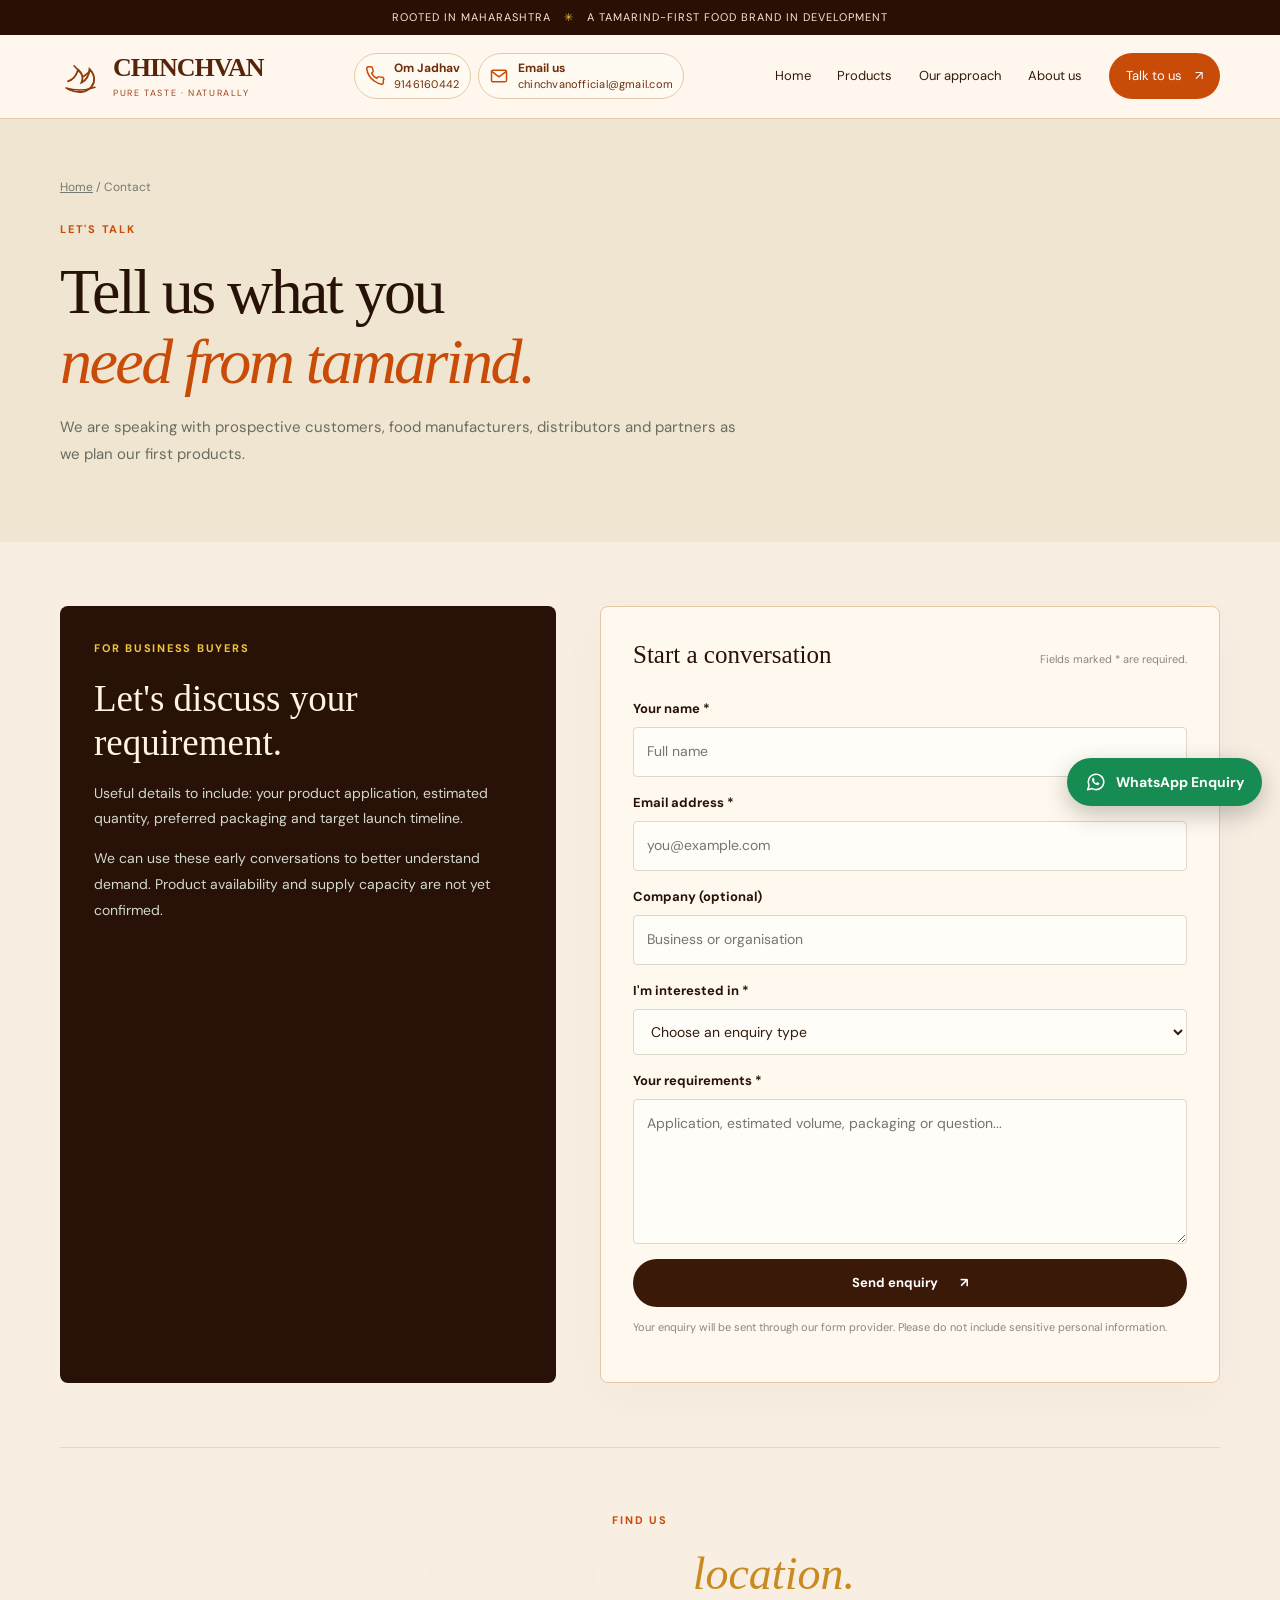
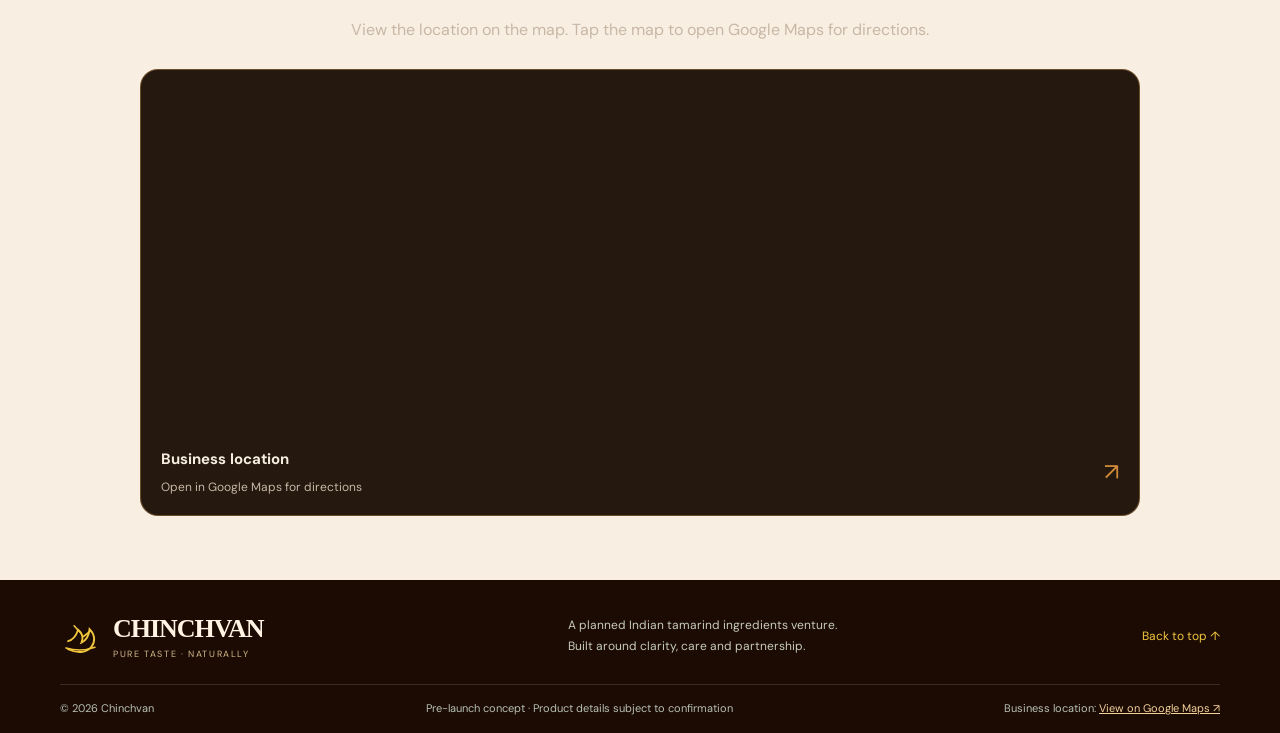
<file: contact.html>
<!doctype html>
<html lang="en"><head><meta charset="utf-8"><meta name="viewport" content="width=device-width,initial-scale=1"><meta name="theme-color" content="#183d30"><meta name="description" content="Contact the planned tamarind ingredients venture about product interest, bulk supply and partnerships."><title>Contact | Chinchvan</title><link rel="preconnect" href="https://fonts.googleapis.com"><link rel="preconnect" href="https://fonts.gstatic.com" crossorigin><link href="https://fonts.googleapis.com/css2?family=DM+Sans:wght@400;500;600;700&family=DM+Serif+Display&display=swap" rel="stylesheet"><link rel="stylesheet" href="styles.css"><script src="script.js" defer></script></head><body>
<div class="announcement">Rooted in Maharashtra <span aria-hidden="true">✳</span> A tamarind-first food brand in development</div>
<header class="site-header"><a class="brand" href="index.html" aria-label="Chinchvan home"><span class="brand-mark" aria-hidden="true"><svg viewBox="0 0 64 64"><path d="M12 39c8-2 12-8 15-17 6 5 8 12 5 19 7-3 11-10 12-20 8 8 9 18 3 26-7 10-22 10-35 4" fill="none" stroke="currentColor" stroke-width="2.8" stroke-linecap="round"/><path d="M9 49c13 4 29 4 43-1M29 25l-8-9m14 16 10-8" fill="none" stroke="currentColor" stroke-width="2.4" stroke-linecap="round"/></svg></span><span class="brand-copy"><strong>CHINCHVAN</strong><small>PURE TASTE · NATURALLY</small></span></a><div class="header-contacts"><a class="header-contact" href="tel:+919146160442" aria-label="Call Om Jadhav at 9146160442"><svg viewBox="0 0 24 24" aria-hidden="true"><path d="M22 16.92v3a2 2 0 0 1-2.18 2A19.8 19.8 0 0 1 11.19 18a19.5 19.5 0 0 1-6-6A19.8 19.8 0 0 1 2.09 3.18 2 2 0 0 1 4.08 1h3a2 2 0 0 1 2 1.72c.12.9.33 1.78.62 2.63a2 2 0 0 1-.45 2.11L8 8.71a16 16 0 0 0 6 6l1.25-1.25a2 2 0 0 1 2.11-.45c.85.29 1.73.5 2.63.62A2 2 0 0 1 22 16.92z" fill="none" stroke="currentColor" stroke-width="1.8" stroke-linecap="round" stroke-linejoin="round"/></svg><span><strong>Om Jadhav</strong><small>9146160442</small></span></a><a class="header-contact header-email" href="mailto:chinchvanofficial@gmail.com" aria-label="Email Chinchvan at chinchvanofficial@gmail.com"><svg viewBox="0 0 24 24" aria-hidden="true"><rect x="3" y="5" width="18" height="14" rx="2" fill="none" stroke="currentColor" stroke-width="1.8"/><path d="m4 7 8 6 8-6" fill="none" stroke="currentColor" stroke-width="1.8" stroke-linecap="round" stroke-linejoin="round"/></svg><span><strong>Email us</strong><small>chinchvanofficial@gmail.com</small></span></a></div><button class="menu-toggle" aria-label="Open navigation" aria-expanded="false" aria-controls="primary-nav"><span></span><span></span></button><nav class="nav" id="primary-nav" aria-label="Main navigation"><a href="index.html">Home</a><a href="products.html">Products</a><a href="process.html">Our approach</a><a href="about.html">About us</a><a class="nav-cta" href="contact.html">Talk to us <span aria-hidden="true">↗</span></a></nav></header>
<main>
<section class="inner-hero"><div class="section-wrap"><div class="breadcrumb"><a href="index.html">Home</a> / Contact</div><p class="eyebrow">LET'S TALK</p><h1>Tell us what you<br><em>need from tamarind.</em></h1><p class="lead">We are speaking with prospective customers, food manufacturers, distributors and partners as we plan our first products.</p></div></section>
<section class="content-section section-wrap contact-page-grid"><aside class="contact-panel" id="wholesale"><p class="eyebrow eyebrow-light">FOR BUSINESS BUYERS</p><h2>Let's discuss your requirement.</h2><p>Useful details to include: your product application, estimated quantity, preferred packaging and target launch timeline.</p><p>We can use these early conversations to better understand demand. Product availability and supply capacity are not yet confirmed.</p></aside><form class="enquiry-form" id="enquiry-form" action="https://formspree.io/f/mbgdwbww" method="POST"><div class="form-heading"><h3>Start a conversation</h3><p>Fields marked * are required.</p></div><div class="field-row"><label for="name">Your name *</label><input id="name" name="name" autocomplete="name" required maxlength="100" placeholder="Full name"></div><div class="field-row"><label for="email">Email address *</label><input id="email" name="email" type="email" autocomplete="email" required maxlength="254" placeholder="you@example.com"></div><div class="field-row"><label for="company">Company (optional)</label><input id="company" name="company" autocomplete="organization" maxlength="150" placeholder="Business or organisation"></div><div class="field-row"><label for="enquiry-type">I'm interested in *</label><select id="enquiry-type" name="enquiryType" required><option value="">Choose an enquiry type</option><option>Retail product updates</option><option>Bulk / wholesale supply</option><option>Food manufacturing partnership</option><option>Distribution partnership</option><option>Other collaboration</option></select></div><div class="field-row"><label for="message">Your requirements *</label><textarea id="message" name="message" rows="5" required maxlength="2000" placeholder="Application, estimated volume, packaging or question..."></textarea></div><button class="button button-dark form-submit" type="submit">Send enquiry <span aria-hidden="true">↗</span></button><p class="form-note">Your enquiry will be sent through our form provider. Please do not include sensitive personal information.</p><p class="form-status" id="form-status" role="status" aria-live="polite"></p></form></section></main>
<section class="location-section section-wrap" id="business-location"><div class="location-heading"><p class="eyebrow">FIND US</p><h2>Our business <em>location.</em></h2><p>View the location on the map. Tap the map to open Google Maps for directions.</p></div><a class="location-map-link" href="https://maps.app.goo.gl/dBWkEn4kWR463iwU6" target="_blank" rel="noopener noreferrer" aria-label="Open Chinchvan business location in Google Maps"><iframe title="Satellite map showing Om Tamarind processing plant location" src="https://maps.google.com/maps?q=Om%20Tamarind%20processing%20plant%20Pvt&t=k&z=16&output=embed" loading="lazy" referrerpolicy="no-referrer-when-downgrade"></iframe><span class="location-map-caption"><span><strong>Business location</strong><small>Open in Google Maps for directions</small></span><span aria-hidden="true">↗</span></span></a></section><footer class="site-footer"><div class="footer-main section-wrap"><a class="brand brand-footer" href="index.html" aria-label="Chinchvan home"><span class="brand-mark" aria-hidden="true"><svg viewBox="0 0 64 64" role="img"><path d="M12 39c8-2 12-8 15-17 6 5 8 12 5 19 7-3 11-10 12-20 8 8 9 18 3 26-7 10-22 10-35 4" fill="none" stroke="currentColor" stroke-width="2.8" stroke-linecap="round"/><path d="M9 49c13 4 29 4 43-1M29 25l-8-9m14 16 10-8" fill="none" stroke="currentColor" stroke-width="2.4" stroke-linecap="round"/></svg></span><span class="brand-copy"><strong>CHINCHVAN</strong><small>PURE TASTE · NATURALLY</small></span></a><p>A planned Indian tamarind ingredients venture.<br>Built around clarity, care and partnership.</p><a href="#" class="back-top">Back to top ↑</a></div><div class="footer-bottom section-wrap"><span>© <span id="year"></span> Chinchvan</span><span>Pre-launch concept · Product details subject to confirmation</span><span class="footer-location">Business location: <a href="https://maps.app.goo.gl/dBWkEn4kWR463iwU6" target="_blank" rel="noopener noreferrer">View on Google Maps ↗</a></span></div></footer><a class="whatsapp-float" href="https://wa.me/919146160442?text=Hello%20Chinchvan%2C%20I%27m%20interested%20in%20your%20tamarind%20products%20and%20business." target="_blank" rel="noopener noreferrer" aria-label="Enquire with Chinchvan on WhatsApp"><svg viewBox="0 0 24 24" aria-hidden="true"><path d="M20.5 11.8a8.5 8.5 0 0 1-12.6 7.4L3 20.5l1.4-4.7A8.5 8.5 0 1 1 20.5 11.8Z" fill="none" stroke="currentColor" stroke-width="1.7" stroke-linejoin="round"/><path d="M8.2 7.8c.2-.4.4-.4.7-.4h.4c.2 0 .3.1.4.4l.7 1.7c.1.2.1.4 0 .5l-.5.7c-.2.2-.2.3-.1.5.5.9 1.2 1.6 2.1 2.1.2.1.4.1.5-.1l.7-.8c.2-.2.4-.2.6-.1l1.6.8c.2.1.3.2.3.4 0 .3-.2 1.2-.7 1.5-.5.4-1.1.6-1.8.4-1-.2-2.3-.9-3.5-2-1.1-1.1-1.9-2.5-2-3.5-.1-.8.2-1.5.6-2.1Z" fill="currentColor"/></svg><span>WhatsApp Enquiry</span></a></body></html>
</file>
<file: styles.css>
:root{--forest:#173b2b;--deep:#0f2c20;--ivory:#fbf5e8;--paper:#fffaf0;--rust:#9b431e;--gold:#d8a45e;--tamarind:#552a1d;--ink:#243126;--muted:#6c7165;--line:#ded3bf;--serif:"Playfair Display",Georgia,serif;--sans:"DM Sans",Arial,sans-serif;--wrap:1180px}*{box-sizing:border-box}html{scroll-behavior:smooth;scroll-padding-top:100px}body{margin:0;background:var(--paper);color:var(--ink);font:15px/1.65 var(--sans);-webkit-font-smoothing:antialiased}img{display:block;max-width:100%}a{color:inherit;text-decoration:none}button,input,textarea,select{font:inherit}.announcement{padding:7px 18px;text-align:center;background:var(--deep);color:#fff3df;font-size:10px;letter-spacing:.11em;text-transform:uppercase}.announcement span{color:var(--gold);padding:0 9px}.site-header{height:84px;display:flex;align-items:center;justify-content:space-between;padding:0 max(28px,calc((100% - var(--wrap))/2));background:var(--paper);position:sticky;top:0;z-index:20;border-bottom:1px solid #173b2b12}.brand{display:inline-flex;align-items:center;gap:10px}.brand-mark{width:43px;height:43px;display:grid;place-items:center;color:var(--forest)}.brand-mark svg{width:100%;height:100%;fill:none}.brand-copy{display:grid;line-height:1.15;gap:5px}.brand-copy strong{font:700 25px var(--serif);letter-spacing:-.04em;color:var(--forest)}.brand-copy small{font-size:8px;letter-spacing:.18em;color:var(--tamarind)}.nav{display:flex;align-items:center;gap:30px;font-size:12px}.nav>a:not(.nav-cta):hover,.text-link:hover{color:var(--rust)}.nav-cta{background:var(--forest);color:white;padding:12px 18px;border-radius:30px}.nav-cta span{padding-left:10px}.menu-toggle{display:none}.section-wrap{width:min(var(--wrap),calc(100% - 64px));margin-inline:auto}.hero{display:grid;grid-template-columns:.86fr 1.14fr;gap:48px;align-items:center;padding-top:48px;padding-bottom:55px;min-height:560px}.hero-copy{padding:18px 0}.eyebrow{font-size:10px;font-weight:700;letter-spacing:.16em;color:var(--rust);margin:0 0 19px}.eyebrow>span{display:inline-block;width:23px;height:1px;background:var(--rust);vertical-align:middle;margin-right:8px}.hero h1,.section-heading h2,.process-copy h2,.about-layout h2,.contact-copy h2{font:clamp(46px,5.1vw,72px)/1.04 var(--serif);letter-spacing:-.045em;margin:0;color:var(--forest)}h1 em,h2 em{font-weight:500;color:var(--rust)}.hero-text{max-width:430px;color:#646b5f;font-size:14px;line-height:1.9;margin:23px 0 26px}.hero-actions{display:flex;align-items:center;gap:23px;flex-wrap:wrap}.button{display:inline-flex;align-items:center;justify-content:center;gap:22px;padding:14px 20px;border:1px solid transparent;font-size:11px;font-weight:700;cursor:pointer;transition:transform .2s,background .2s;border-radius:30px}.button:hover{transform:translateY(-2px)}.button-dark{background:var(--forest);color:white}.button-rust{background:var(--rust);color:white}.button-rust:hover{background:#7e3518}.button-light{background:var(--ivory);color:var(--forest)}.text-link{font-size:11px;font-weight:700;border-bottom:1px solid var(--gold);padding-bottom:5px}.hero-note{display:flex;align-items:center;gap:12px;margin-top:38px;color:#77796f;font-size:11px;line-height:1.7}.hero-note strong{color:var(--forest)}.note-icon{display:grid;place-items:center;width:38px;height:38px;border:1px solid var(--gold);border-radius:50%;color:var(--rust);font-size:19px}.hero-visual{height:450px;position:relative}.hero-visual:before{content:"";position:absolute;inset:18px -12px -12px 18px;background:#e7d8b9;border-radius:48% 4px 4px 4px}.hero-visual>img{position:relative;width:100%;height:100%;object-fit:cover;border-radius:48% 4px 4px 4px;box-shadow:0 22px 50px #37251718}.image-label{position:absolute;left:-20px;bottom:18px;background:var(--ivory);padding:15px 23px;min-width:220px;box-shadow:0 10px 35px #33271912}.image-label span,.product-index{display:block;font-size:8px;letter-spacing:.15em;color:var(--rust);font-weight:700}.image-label strong{display:block;font:20px var(--serif);color:var(--forest);margin-top:3px}.visual-stamp{position:absolute;right:-15px;top:25px;width:82px;height:82px;border-radius:50%;background:var(--gold);color:var(--deep);display:grid;place-items:center;text-align:center;font-size:9px;font-weight:700;line-height:1.3;letter-spacing:.06em;transform:rotate(9deg);box-shadow:0 5px 15px #0002}.trust-strip{display:grid;grid-template-columns:repeat(3,1fr);background:#efe5d1;padding:23px max(32px,calc((100% - var(--wrap))/2));gap:24px}.trust-strip>div{display:flex;align-items:center;gap:14px;border-right:1px solid #d6c7ad}.trust-strip>div:last-child{border:0}.principle-icon{font:30px var(--serif);color:var(--forest)}.trust-strip p{font-size:11px;line-height:1.5;color:#747165;margin:0}.trust-strip strong{color:var(--forest)}.section{padding-top:92px;padding-bottom:92px}.section-heading{display:flex;justify-content:space-between;align-items:end;gap:40px;margin-bottom:36px}.section-heading .eyebrow{margin-bottom:13px}.section-heading h2,.about-layout h2,.contact-copy h2{font-size:clamp(39px,4.1vw,56px)}.section-intro{max-width:375px;color:#73756c;font-size:12px;line-height:1.9;margin:0 0 4px}.product-grid{display:grid;grid-template-columns:1fr 1fr;gap:25px}.product-card{min-width:0;background:#fffdf7;border-radius:10px;overflow:hidden;box-shadow:0 8px 30px #56331a0b}.product-image{height:285px;position:relative;overflow:hidden;background:#e5ddce}.product-image img{width:100%;height:100%;object-fit:cover;transition:transform .6s}.product-card:hover .product-image img{transform:scale(1.04)}.product-index{position:absolute;top:15px;left:15px;background:var(--paper);padding:9px 11px;border-radius:20px}.product-info{display:flex;justify-content:space-between;gap:20px;padding:17px 18px 10px}.product-info h3{font:23px var(--serif);color:var(--forest);margin:0 0 5px}.product-info p{font-size:11px;color:#77796f;margin:0}.product-info>a{flex-shrink:0;align-self:center;display:grid;place-items:center;border:1px solid var(--line);width:35px;height:35px;border-radius:50%;color:var(--forest)}.product-tag{display:block;padding:0 18px 17px;font-size:8px;letter-spacing:.13em;color:var(--rust);font-weight:700}.disclaimer{margin:21px 0 0;font-size:10px;color:#858378}.process-section{background:var(--forest);color:var(--ivory);padding:82px 0;position:relative;overflow:hidden}.process-section:after{content:"";position:absolute;right:-80px;bottom:-130px;width:340px;height:340px;border:1px solid #ffffff17;border-radius:50%;box-shadow:0 0 0 35px #ffffff08,0 0 0 70px #ffffff05;pointer-events:none}.process-layout{display:grid;grid-template-columns:.9fr 1fr;gap:80px;position:relative;z-index:1}.eyebrow-light{color:var(--gold)}.process-copy h2{font:clamp(39px,4vw,54px)/1.12 var(--serif);color:var(--ivory);margin:0 0 20px}.process-copy h2 em{color:#e0b87c}.process-copy>p:not(.eyebrow){max-width:420px;color:#d1d5cc;font-size:12px;line-height:1.9;margin-bottom:25px}.process-list article{display:grid;grid-template-columns:35px 1fr 25px;gap:15px;padding:20px 0;border-bottom:1px solid #ffffff2a}.process-list article:first-child{padding-top:0}.process-list article>span:first-child{font:21px var(--serif);color:var(--gold)}.process-list h3{font:21px var(--serif);margin:0 0 5px;color:var(--ivory)}.process-list p{margin:0;color:#c4cec5;font-size:11px;line-height:1.8}.process-symbol{color:var(--gold)}.process-list .process-footnote{font-size:9px;color:#b7c4b9;margin-top:14px}.audience-section{padding-bottom:90px}.audience-section .section-heading{margin-bottom:30px}.audience-grid{display:grid;grid-template-columns:1fr 1fr;gap:20px}.audience-card{min-height:300px;padding:24px 27px;display:flex;flex-direction:column;justify-content:space-between;border-radius:7px}.audience-retail{background:#efe5d1;color:var(--forest)}.audience-business{background:var(--tamarind);color:#fff7eb}.audience-number{font-size:8px;letter-spacing:.15em;font-weight:700;opacity:.8}.audience-card>div{max-width:360px}.audience-icon{font-size:24px;color:var(--rust)}.audience-business .audience-icon{color:var(--gold)}.audience-card h3{font:30px var(--serif);margin:8px 0}.audience-card p{font-size:11px;line-height:1.85;opacity:.85;margin:0 0 19px}.text-link-light{color:#fff7eb;border-color:var(--gold)}.about-band{background:#efe5d1;padding:68px 0}.about-layout{display:grid;grid-template-columns:1fr .8fr;gap:70px;align-items:center}.about-layout h2{margin:0}.about-layout>p{font-size:12px;line-height:2;color:#686a5f;margin:0}.contact-section{display:grid;grid-template-columns:.85fr 1fr;gap:85px;align-items:start}.contact-copy>p:not(.eyebrow){max-width:400px;color:#72746a;font-size:12px;line-height:1.9}.contact-detail{display:flex;gap:13px;align-items:center;margin-top:28px}.contact-icon{display:grid;place-items:center;width:39px;height:39px;border:1px solid var(--gold);border-radius:50%;color:var(--rust)}.contact-detail strong,.contact-detail span{display:block}.contact-detail strong{font-size:11px;color:var(--forest)}.contact-detail div span{font-size:10px;color:#77796f}.enquiry-form{background:#fffdf8;padding:27px;border:1px solid #e8dfcf;border-radius:8px;box-shadow:0 15px 50px #432d1609}.form-heading{display:flex;justify-content:space-between;align-items:baseline;gap:15px;margin-bottom:18px}.form-heading h3{font:23px var(--serif);color:var(--forest);margin:0}.form-heading p,.form-note{font-size:9px;color:#89877c}.field-row{display:grid;gap:6px;margin-bottom:13px}.field-row label{font-size:10px;font-weight:700;color:var(--forest)}.field-row input,.field-row textarea,.field-row select{width:100%;border:1px solid #ded7ca;background:#fffdf8;padding:11px 12px;border-radius:4px;font-size:11px;color:var(--ink);outline-color:var(--gold)}.field-row textarea{resize:vertical}.form-submit{width:100%;border:0}.form-note{line-height:1.7;margin-bottom:0}.form-status{font-size:11px;color:var(--forest)}.site-footer{background:var(--deep);color:#f8f0e1;padding:30px 0 0}.footer-main{display:flex;align-items:center;justify-content:space-between;gap:25px;padding-bottom:25px}.brand-footer .brand-copy strong{color:var(--ivory)}.brand-footer .brand-copy small{color:#d2b98c}.brand-footer .brand-mark{color:var(--gold)}.footer-main>p{font-size:10px;line-height:1.8;color:#c7cbbf;margin:0}.back-top{font-size:10px;color:var(--gold)}.footer-bottom{border-top:1px solid #ffffff20;display:flex;justify-content:space-between;gap:15px;flex-wrap:wrap;padding-top:14px;padding-bottom:15px;font-size:9px;color:#b8c1b7}.footer-location a{text-decoration:underline;color:#f3d19b}.inner-hero{background:#efe5d1;padding:50px 0 55px}.inner-hero h1{font:clamp(42px,5vw,62px)/1.1 var(--serif);color:var(--forest);letter-spacing:-.04em;margin:12px 0 18px}.inner-hero h1 em{color:var(--rust)}.inner-hero .lead{max-width:680px;color:#696c60;font-size:13px;line-height:1.9}.breadcrumb{font-size:10px;color:#77796f;margin-bottom:27px}.breadcrumb a{text-decoration:underline}.content-section{padding:60px 0}.product-detail-grid,.content-grid{display:grid;grid-template-columns:repeat(2,minmax(0,1fr));gap:24px}.product-detail{border:1px solid var(--line);background:#fffdf7;border-radius:8px;overflow:hidden}.product-detail>img{width:100%;height:280px;object-fit:cover}.product-detail-body{padding:24px}.product-detail-body h2,.page-split h2{font:32px var(--serif);color:var(--forest);margin:9px 0 12px}.product-detail-body p,.product-detail-body li,.page-split p{font-size:12px;line-height:1.9;color:#686b60}.product-detail-body ul{padding-left:18px;margin:15px 0 20px}.status-note{margin-top:24px;background:#efe5d1;padding:16px 18px;font-size:11px;line-height:1.8;color:#5f6257;border-left:3px solid var(--rust)}.callout{margin:10px 0 60px;background:var(--forest);color:var(--ivory);padding:32px;display:flex;justify-content:space-between;align-items:center;gap:24px;border-radius:8px}.callout h2{font:30px var(--serif);margin:0 0 6px}.callout p{font-size:11px;color:#d2d6ca;margin:0}.page-split{display:grid;grid-template-columns:1fr 1fr;gap:48px;align-items:center}.page-split img{width:100%;height:360px;object-fit:cover;border-radius:8px}.content-grid{grid-template-columns:repeat(3,minmax(0,1fr));margin-top:20px}.info-card{background:#fffdf7;padding:24px;border:1px solid var(--line);border-radius:7px}.info-card .card-number{font:25px var(--serif);color:var(--rust)}.info-card h3{font:22px var(--serif);color:var(--forest);margin:10px 0 6px}.info-card p{font-size:11px;line-height:1.8;color:#6c7165;margin:0}.contact-page-grid{display:grid;grid-template-columns:.8fr 1fr;gap:40px}.contact-panel{background:var(--forest);color:var(--ivory);padding:30px;border-radius:8px}.contact-panel h2{font:34px var(--serif);margin:0 0 15px}.contact-panel p:not(.eyebrow){font-size:12px;line-height:1.9;color:#d3d8cd}.contact-panel+.enquiry-form{margin:0}.menu-toggle span{display:block;width:22px;height:2px;background:var(--forest);margin:5px}@media(max-width:800px){.site-header{height:74px;padding:0 22px}.menu-toggle{display:block;border:0;background:transparent;padding:8px}.nav{display:none;position:absolute;top:74px;left:0;right:0;background:var(--paper);padding:20px 24px 25px;align-items:stretch;gap:17px;flex-direction:column;border-bottom:1px solid var(--line)}.nav.is-open{display:flex}.nav-cta{text-align:center}.section-wrap{width:calc(100% - 40px)}.hero{grid-template-columns:1fr;gap:28px;padding-top:37px;padding-bottom:45px}.hero h1{font-size:clamp(48px,12vw,68px)}.hero-visual{height:350px;margin-left:10px}.hero-note{margin-top:28px}.trust-strip{padding:22px 20px;gap:12px}.trust-strip>div{gap:8px}.principle-icon{font-size:24px}.trust-strip p{font-size:9px}.section{padding-top:62px;padding-bottom:62px}.section-heading{display:block}.section-intro{margin-top:20px}.product-grid,.audience-grid,.process-layout,.about-layout,.contact-section,.page-split,.contact-page-grid{grid-template-columns:1fr;gap:25px}.product-image{height:245px}.process-section{padding:58px 0}.process-layout{gap:35px}.audience-card{min-height:270px}.about-band{padding:48px 0}.contact-section{gap:30px}.footer-main{align-items:flex-start;flex-wrap:wrap}.footer-main>p{order:3;flex-basis:100%}.footer-bottom{display:grid;gap:8px}.inner-hero{padding:35px 0 40px}.content-section{padding:40px 0}.product-detail-grid,.content-grid{grid-template-columns:1fr}.product-detail>img{height:230px}.page-split img{height:270px}.callout{margin:10px 20px 40px;padding:24px;align-items:flex-start;flex-direction:column}.contact-page-grid{gap:22px}.enquiry-form{padding:20px}}@media(prefers-reduced-motion:reduce){html{scroll-behavior:auto}*,*::before,*::after{transition:none!important}}
/* Chinchvan tamarind-only visual direction */
:root{--forest:#281207;--deep:#1c0b03;--ivory:#fff3e4;--paper:#f8eee2;--rust:#c94b08;--gold:#f0c63e;--tamarind:#421b08;--ink:#321b0d;--line:#e2c6a7}
.announcement{background:#2a1004;color:#f8e6d1}.announcement span{color:#f0c63e}
.site-header{background:#fff7ed;border-bottom-color:#e6c9a7}
.brand-copy strong{color:#55240b}.brand-copy small{color:#9b431e}.brand-mark{color:#8d3a0c}
.nav-cta{background:#c94b08}.nav>a:not(.nav-cta):hover,.text-link:hover{color:#c94b08}
.hero{position:relative;isolation:isolate;max-width:none;width:100%;padding:58px max(32px,calc((100% - 1110px)/2)) 70px;grid-template-columns:.95fr 1.05fr;gap:58px;background:radial-gradient(ellipse at 80% 45%,#612a0b 0,#351504 38%,#210c02 78%);color:#fff5e8;overflow:hidden}
.hero:before{content:"";position:absolute;z-index:-1;inset:0;background:radial-gradient(circle at 78% 45%,transparent 0 160px,#d77b1810 161px 162px,transparent 163px 185px,#d77b1810 186px 187px,transparent 188px);pointer-events:none}
.hero h1{color:#fff4e8;font-size:clamp(52px,6vw,80px)}.hero h1 em{color:#f3c83e}.hero .eyebrow{color:#f2bd30}.hero .eyebrow>span{background:#f2bd30}
.hero-text{color:#e4cbb8;font-size:15px}.hero-note{color:#d6bba5}.hero-note strong{color:#fff2e3}.note-icon{border-color:#dba72b;color:#f3c83e}
.hero .text-link{color:#fff2e3;border-color:#e8b82d}.hero .button-rust{background:#d44d08}.hero-visual{height:490px}.hero-visual:before{inset:0;background:#c27c23;border-radius:50% 50% 4px 4px;opacity:.16}
.hero-visual>img{border-radius:50% 50% 6px 6px;object-position:center;box-shadow:0 20px 70px #0005;border:1px solid #c48c3b55}
.image-label{left:-24px;bottom:20px;background:#fff4e5;border-left:4px solid #d44d08}.visual-stamp{background:#f3c83e;color:#351504}
.trust-strip{background:#f0dfca}.section-heading h2,.about-layout h2,.contact-copy h2{color:#421b08}h1 em,h2 em{color:#c94b08}
.product-card{border:1px solid #e7c8a5;background:#fff7ed;border-radius:12px}.product-image{background:#4a210b}.product-image img{object-position:center 42%}.product-index{background:#fff0db;color:#b64308}
.process-section{background:#2b1004}.process-copy h2{color:#fff0de}.process-copy h2 em{color:#f1c63a}
.audience-retail{background:#f1dfc9}.audience-business{background:#4b200b}.about-band{background:#f0dfca}
.enquiry-form{background:#fff8ee;border-color:#e7c8a5}.button-dark{background:#3b1908}
@media(max-width:800px){.hero{padding:40px 20px 52px;gap:30px}.hero-visual{height:350px}.hero h1{font-size:clamp(47px,11vw,66px)}}


/* Chinchvan responsive polish — readable type, balanced spacing, accessible controls */
:root{
  --wrap:1160px;
  --body-size:16px;
}
body{font-size:var(--body-size);line-height:1.7}
p{overflow-wrap:break-word}
a,button,input,textarea,select{ -webkit-tap-highlight-color:transparent }
a:focus-visible,button:focus-visible,input:focus-visible,textarea:focus-visible,select:focus-visible{
  outline:3px solid #e5a92d;
  outline-offset:3px;
}
.announcement{font-size:11px;line-height:1.5;padding:9px 18px;letter-spacing:.09em}
.site-header{min-height:82px;padding-inline:max(28px,calc((100% - var(--wrap))/2));gap:24px}
.brand{flex-shrink:0}
.brand-copy strong{font-size:26px}
.brand-copy small{font-size:9px}
.nav{gap:clamp(16px,2.1vw,28px);font-size:13px}
.nav-cta{padding:12px 17px;white-space:nowrap}
.hero{min-height:0;padding-top:clamp(54px,6vw,82px);padding-bottom:clamp(58px,6vw,82px);gap:clamp(38px,5vw,70px)}
.hero-copy{min-width:0}
.hero h1{max-width:650px;line-height:1.02}
.hero-text{font-size:16px;line-height:1.8;max-width:470px}
.eyebrow{font-size:11px;line-height:1.6}
.button{min-height:46px;font-size:13px;padding:13px 20px}
.text-link{font-size:13px}
.hero-note{font-size:13px}
.hero-visual{min-width:0;height:clamp(370px,40vw,500px)}
.image-label{padding:14px 19px;max-width:calc(100% - 20px)}
.image-label span,.product-index{font-size:10px}
.image-label strong{font-size:21px}
.visual-stamp{width:88px;height:88px;font-size:10px}
.trust-strip{padding-block:25px}
.trust-strip p{font-size:12px;line-height:1.65}
.principle-icon{flex-shrink:0}
.section{padding-block:clamp(64px,7vw,92px)}
.section-heading{gap:48px;margin-bottom:40px}
.section-intro{font-size:14px;line-height:1.8}
.product-grid{gap:28px}
.product-image{height:clamp(230px,25vw,300px)}
.product-info{padding:20px 20px 12px}
.product-info h3{font-size:25px}
.product-info p{font-size:13px;line-height:1.7}
.product-info>a{width:40px;height:40px}
.product-tag{font-size:10px;padding:0 20px 19px}
.disclaimer{font-size:12px;line-height:1.7}
.process-section{padding-block:clamp(64px,7vw,86px)}
.process-layout{gap:clamp(42px,6vw,82px)}
.process-copy h2{font-size:clamp(42px,4.4vw,58px)}
.process-copy>p:not(.eyebrow){font-size:14px;line-height:1.85}
.process-list article{grid-template-columns:38px minmax(0,1fr) 24px;gap:17px;padding-block:22px}
.process-list h3{font-size:23px}
.process-list p{font-size:13px;line-height:1.75}
.process-list .process-footnote{font-size:11px;line-height:1.7}
.audience-section{padding-bottom:clamp(64px,7vw,90px)}
.audience-card{padding:clamp(24px,3vw,34px);min-height:310px}
.audience-number{font-size:10px}
.audience-card h3{font-size:clamp(28px,2.5vw,34px);line-height:1.2}
.audience-card p{font-size:14px;line-height:1.8}
.about-band{padding-block:clamp(54px,6vw,72px)}
.about-layout{gap:clamp(42px,6vw,76px)}
.about-layout>p{font-size:14px;line-height:1.9}
.contact-section{gap:clamp(38px,6vw,80px)}
.contact-copy>p:not(.eyebrow){font-size:14px;line-height:1.85}
.contact-detail strong{font-size:13px}
.contact-detail div span{font-size:12px}
.enquiry-form{padding:clamp(22px,3vw,32px)}
.form-heading h3{font-size:25px}
.form-heading p,.form-note{font-size:11px;line-height:1.7}
.field-row{gap:7px;margin-bottom:15px}
.field-row label{font-size:13px}
.field-row input,.field-row textarea,.field-row select{font-size:14px;padding:12px 13px;min-height:46px}
.field-row textarea{min-height:112px}
.form-status{font-size:13px;line-height:1.6}
.site-footer{padding-top:34px}
.footer-main>p{font-size:12px;line-height:1.8}
.back-top{font-size:12px}
.footer-bottom{font-size:11px;line-height:1.7}
.inner-hero{padding-block:clamp(40px,5vw,58px)}
.inner-hero h1{font-size:clamp(42px,5.3vw,64px);line-height:1.08}
.inner-hero .lead{font-size:15px;line-height:1.85}
.breadcrumb{font-size:12px;margin-bottom:24px}
.content-section{padding-block:clamp(42px,5vw,64px)}
.product-detail-grid,.content-grid{gap:26px}
.product-detail>img{height:clamp(230px,26vw,310px)}
.product-detail-body{padding:clamp(20px,2.8vw,28px)}
.product-detail-body h2,.page-split h2{font-size:clamp(28px,3vw,35px);line-height:1.2}
.product-detail-body p,.product-detail-body li,.page-split p{font-size:14px;line-height:1.85}
.status-note{font-size:13px;line-height:1.8}
.callout{padding:clamp(24px,3vw,36px)}
.callout h2{font-size:clamp(27px,3vw,34px)}
.callout p{font-size:13px;line-height:1.75}
.page-split{gap:clamp(28px,5vw,52px)}
.page-split img{height:clamp(280px,32vw,390px)}
.info-card{padding:clamp(20px,2.5vw,27px)}
.info-card h3{font-size:24px}
.info-card p{font-size:13px;line-height:1.8}
.contact-page-grid{gap:clamp(24px,4vw,44px)}
.contact-panel{padding:clamp(24px,3vw,34px)}
.contact-panel h2{font-size:clamp(29px,3.2vw,37px);line-height:1.2}
.contact-panel p:not(.eyebrow){font-size:14px;line-height:1.85}

@media(max-width:1000px){
  .site-header{padding-inline:24px}
  .nav{gap:15px;font-size:12px}
  .brand-copy strong{font-size:23px}
  .hero{grid-template-columns:1fr 1fr;gap:32px}
  .hero h1{font-size:clamp(48px,6vw,66px)}
  .hero-visual{height:clamp(340px,43vw,440px)}
  .process-layout{gap:38px}
  .contact-section{gap:34px}
}
@media(max-width:800px){
  .site-header{height:76px;min-height:76px;padding-inline:20px}
  .brand-mark{width:39px;height:39px}
  .brand-copy strong{font-size:23px}
  .brand-copy small{font-size:8px}
  .menu-toggle{min-width:44px;min-height:44px;display:grid;place-content:center}
  .nav{top:76px;padding:18px 22px 24px;gap:8px;font-size:15px}
  .nav>a:not(.nav-cta){padding:10px 2px}
  .nav-cta{margin-top:6px;padding:13px 17px}
  .section-wrap{width:calc(100% - 40px)}
  .hero{grid-template-columns:1fr;padding:42px 20px 48px;gap:28px}
  .hero-copy{padding:0}
  .hero h1{font-size:clamp(48px,10.5vw,68px);max-width:580px}
  .hero-text{font-size:15px;max-width:560px}
  .hero-visual{height:clamp(290px,72vw,420px);margin:0 8px 0 14px}
  .visual-stamp{right:-9px;top:14px;width:76px;height:76px}
  .image-label{left:-12px;bottom:14px;min-width:0;padding:12px 15px}
  .trust-strip{grid-template-columns:1fr;gap:0;padding:8px 20px}
  .trust-strip>div{padding:13px 0;border-right:0;border-bottom:1px solid #d6c7ad}
  .trust-strip>div:last-child{border-bottom:0}
  .trust-strip p{font-size:13px}
  .section{padding-block:58px}
  .section-heading{display:block;margin-bottom:27px}
  .section-heading h2,.about-layout h2,.contact-copy h2{font-size:clamp(37px,8vw,48px)}
  .section-intro{font-size:14px;margin-top:16px}
  .product-grid,.audience-grid,.process-layout,.about-layout,.contact-section,.page-split,.contact-page-grid{grid-template-columns:minmax(0,1fr);gap:24px}
  .product-grid{gap:20px}
  .product-image{height:clamp(220px,62vw,330px)}
  .product-info h3{font-size:24px}
  .product-info p{font-size:13px}
  .process-section{padding-block:54px}
  .process-layout{gap:34px}
  .process-copy h2{font-size:clamp(38px,8vw,48px)}
  .process-list article{grid-template-columns:32px minmax(0,1fr) 18px;gap:12px;padding-block:18px}
  .process-list h3{font-size:22px}
  .process-list p{font-size:13px}
  .audience-section{padding-bottom:58px}
  .audience-card{min-height:270px;padding:25px}
  .audience-card h3{font-size:29px}
  .audience-card p{font-size:14px}
  .about-band{padding-block:46px}
  .about-layout{gap:18px}
  .contact-section{gap:25px}
  .footer-main{align-items:flex-start;flex-wrap:wrap}
  .footer-main>p{order:3;flex-basis:100%}
  .inner-hero{padding-block:34px}
  .inner-hero h1{font-size:clamp(40px,9vw,54px)}
  .inner-hero .lead{font-size:14px}
  .breadcrumb{margin-bottom:20px}
  .content-section{padding-block:36px}
  .product-detail-grid,.content-grid{grid-template-columns:minmax(0,1fr);gap:20px}
  .product-detail>img{height:clamp(220px,60vw,310px)}
  .product-detail-body{padding:22px}
  .page-split{gap:22px}
  .page-split img{height:clamp(230px,62vw,320px)}
  .callout{margin:8px 20px 34px;padding:23px;gap:16px}
  .callout h2{font-size:28px}
  .contact-panel{padding:24px}
  .enquiry-form{padding:22px}
}
@media(max-width:420px){
  .announcement{font-size:9px;letter-spacing:.055em;padding:8px 10px}
  .site-header{padding-inline:14px}
  .brand{gap:7px}
  .brand-mark{width:34px;height:34px}
  .brand-copy strong{font-size:20px}
  .brand-copy small{font-size:7px;letter-spacing:.13em}
  .section-wrap{width:calc(100% - 32px)}
  .hero{padding:35px 16px 42px}
  .hero h1{font-size:clamp(43px,11vw,51px)}
  .hero .eyebrow{font-size:9px;letter-spacing:.11em}
  .hero-actions{gap:15px}
  .button{width:100%;justify-content:space-between}
  .hero-visual{height:275px;margin-left:10px}
  .image-label strong{font-size:18px}
  .visual-stamp{width:68px;height:68px;font-size:9px}
  .section{padding-block:48px}
  .section-heading h2,.about-layout h2,.contact-copy h2{font-size:36px}
  .product-info{gap:10px;padding:16px 14px 10px}
  .product-tag{padding-inline:14px}
  .audience-card{min-height:250px;padding:22px}
  .enquiry-form{padding:18px}
  .form-heading{align-items:flex-start;flex-direction:column;gap:4px}
  .footer-bottom{font-size:10px}
}
@media(prefers-reduced-motion:reduce){
  html{scroll-behavior:auto}
  *,*::before,*::after{animation-duration:.01ms!important;animation-iteration-count:1!important;transition-duration:.01ms!important}
}

/* Header contact link */
.header-contact{display:inline-flex;align-items:center;gap:9px;flex-shrink:0;color:#6f2d0a;padding:7px 10px;border:1px solid #e5c9a8;border-radius:28px;background:#fffaf2;line-height:1.2}
.header-contact svg{width:20px;height:20px;flex-shrink:0;color:#c94b08}
.header-contact span{display:grid;gap:3px}
.header-contact strong{font-size:12px;font-weight:700}
.header-contact small{font-size:11px;letter-spacing:.02em}
.header-contact:hover{background:#f4e2ce}
@media(max-width:1000px){.header-contact{gap:6px;padding:7px 8px}.header-contact strong{font-size:11px}.header-contact small{font-size:10px}.site-header{gap:12px}}
@media(max-width:800px){.header-contact{margin-left:auto;margin-right:5px;padding:6px 8px}.header-contact svg{width:18px;height:18px}.header-contact strong{font-size:10px}.header-contact small{font-size:9px}.site-header{gap:7px}}
@media(max-width:420px){.header-contact{gap:5px;padding:6px;border-radius:22px}.header-contact svg{width:16px;height:16px}.header-contact strong{font-size:9px}.header-contact small{font-size:8px}.menu-toggle{padding:5px;min-width:38px}}


/* Official phone and email contacts in the site header */
.header-contacts{display:flex;align-items:center;gap:7px;flex-shrink:0}
.header-email{max-width:220px}
.header-email small{white-space:nowrap}
@media(max-width:1000px){.header-contacts{gap:5px}.header-email{max-width:190px}.header-email small{font-size:9px}}
@media(max-width:800px){.header-contacts{gap:4px}.header-contact{margin-left:0;margin-right:0}.header-email{max-width:155px}.header-email small{font-size:8px}}
@media(max-width:520px){.header-contacts{gap:3px}.header-contact{gap:4px;padding:6px}.header-contact svg{width:15px;height:15px}.header-contact strong{font-size:8px}.header-contact small{font-size:7px}.header-email{max-width:112px}.header-email small{max-width:82px;overflow:hidden;text-overflow:ellipsis}}
@media(max-width:380px){.header-email{max-width:38px;justify-content:center}.header-email span{display:none}.header-contact:not(.header-email) span{display:none}}


/* Keep the complete official email address visible on phones */
@media(max-width:800px){
  .site-header{flex-wrap:wrap}
  .header-contacts{order:3;flex:0 0 100%;width:100%;justify-content:center;margin:4px 0 0}
  .header-contact{padding:7px 10px;gap:7px}
  .header-contact strong{font-size:10px}
  .header-contact small{font-size:9px}
  .header-email{max-width:none;flex:1;min-width:0}
  .header-email small{font-size:clamp(7px,2.5vw,10px);overflow:visible;text-overflow:clip;white-space:nowrap;letter-spacing:0}
  .header-contact:not(.header-email) span{display:grid}
  .header-email span{display:grid;min-width:0}
}
@media(max-width:380px){
  .header-contacts{gap:5px}
  .header-contact{padding:7px 6px}
  .header-contact svg{width:16px;height:16px}
  .header-contact strong{font-size:9px}
  .header-contact small{font-size:clamp(6px,2.15vw,8px)}
  .header-email{max-width:none;justify-content:flex-start}
  .header-email span{display:grid}
  .header-contact:not(.header-email) span{display:grid}
}


/* Floating WhatsApp enquiry shortcut */
.whatsapp-float{position:fixed;right:18px;bottom:20px;z-index:1000;display:inline-flex;align-items:center;justify-content:center;gap:9px;padding:13px 18px;border-radius:999px;background:#168b52;color:#fff;box-shadow:0 8px 24px rgba(0,0,0,.24);font-size:14px;font-weight:700;line-height:1;text-decoration:none;transition:transform .2s ease,background .2s ease}
.whatsapp-float svg{width:22px;height:22px;flex-shrink:0}
.whatsapp-float:hover{background:#106c40;transform:translateY(-2px)}
.whatsapp-float:focus-visible{outline:3px solid #f4c76b;outline-offset:3px}
@media(max-width:520px){.whatsapp-float{right:12px;bottom:14px;padding:12px 15px;font-size:13px}.whatsapp-float svg{width:21px;height:21px}}


/* Keep WhatsApp enquiry above the Netlify deploy badge */
.whatsapp-float{bottom:94px;z-index:2147483000}
@media(max-width:520px){.whatsapp-float{bottom:88px;right:12px}}


/* Business location and satellite map section at the bottom of pages */
.location-section{padding-top:64px;padding-bottom:64px;border-top:1px solid rgba(194,145,77,.25)}
.location-heading{max-width:680px;margin:0 auto 26px;text-align:center}
.location-heading h2{font-family:'Playfair Display',serif;font-size:clamp(32px,5vw,46px);line-height:1.12;margin:8px 0 12px;color:#f8eee0}
.location-heading h2 em{color:#c98a21;font-weight:500}
.location-heading>p:last-child{color:#c8b7a6;line-height:1.7}
.location-map-link{display:block;max-width:1000px;margin:0 auto;border:1px solid rgba(194,145,77,.45);border-radius:18px;overflow:hidden;background:#24180f;color:#f8eee0}
.location-map-link iframe{display:block;width:100%;height:360px;border:0;pointer-events:none}
.location-map-caption{display:flex;align-items:center;justify-content:space-between;gap:16px;padding:17px 20px}
.location-map-caption>span:first-child{display:grid;gap:5px}
.location-map-caption strong{font-size:15px}
.location-map-caption small{font-size:12px;color:#c8b7a6}
.location-map-caption>span:last-child{font-size:24px;color:#d18a3a}
@media(max-width:600px){.location-section{padding-top:44px;padding-bottom:44px}.location-map-link iframe{height:280px}.location-map-caption{padding:14px 16px}}
</file>
